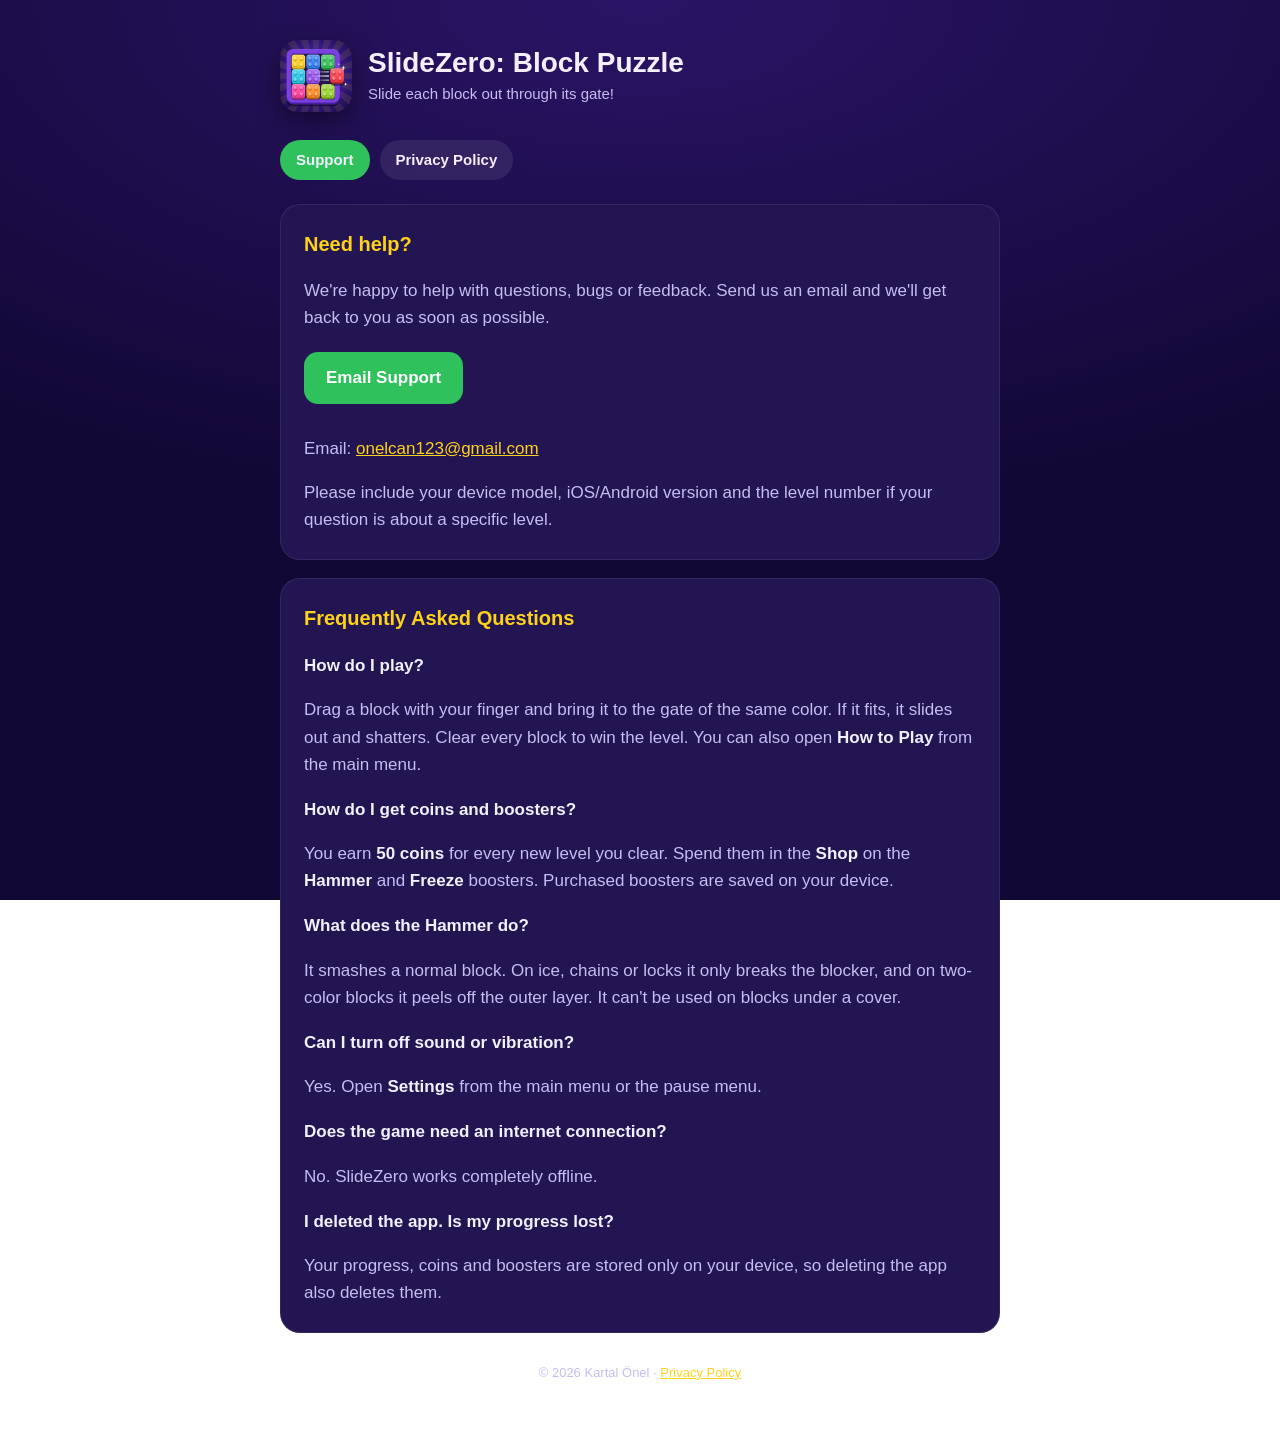
<file: index.html>
<!doctype html>
<html lang="en"><head><meta charset="utf-8"><meta name="viewport" content="width=device-width,initial-scale=1">
<title>SlideZero: Block Puzzle – Support</title><link rel="stylesheet" href="style.css"><link rel="icon" href="icon.png"></head>
<body><div class="wrap">
<header><img src="icon.png" alt="SlideZero icon"><div><h1>SlideZero: Block Puzzle</h1><p>Slide each block out through its gate!</p></div></header>
<nav><a class="on" href="index.html">Support</a><a href="privacy.html">Privacy Policy</a></nav>

<div class="card">
<h2>Need help?</h2>
<p>We're happy to help with questions, bugs or feedback. Send us an email and we'll get back to you as soon as possible.</p>
<a class="btn" href="mailto:onelcan123@gmail.com?subject=SlideZero%20Support">Email Support</a>
<p>Email: <a href="mailto:onelcan123@gmail.com">onelcan123@gmail.com</a></p>
<p>Please include your device model, iOS/Android version and the level number if your question is about a specific level.</p>
</div>

<div class="card">
<h2>Frequently Asked Questions</h2>
<h3>How do I play?</h3>
<p>Drag a block with your finger and bring it to the gate of the same color. If it fits, it slides out and shatters. Clear every block to win the level. You can also open <b>How to Play</b> from the main menu.</p>
<h3>How do I get coins and boosters?</h3>
<p>You earn <b>50 coins</b> for every new level you clear. Spend them in the <b>Shop</b> on the <b>Hammer</b> and <b>Freeze</b> boosters. Purchased boosters are saved on your device.</p>
<h3>What does the Hammer do?</h3>
<p>It smashes a normal block. On ice, chains or locks it only breaks the blocker, and on two-color blocks it peels off the outer layer. It can't be used on blocks under a cover.</p>
<h3>Can I turn off sound or vibration?</h3>
<p>Yes. Open <b>Settings</b> from the main menu or the pause menu.</p>
<h3>Does the game need an internet connection?</h3>
<p>No. SlideZero works completely offline.</p>
<h3>I deleted the app. Is my progress lost?</h3>
<p>Your progress, coins and boosters are stored only on your device, so deleting the app also deletes them.</p>
</div>

<footer>© 2026 Kartal Önel · <a href="privacy.html">Privacy Policy</a></footer>
</div></body></html>
</file>
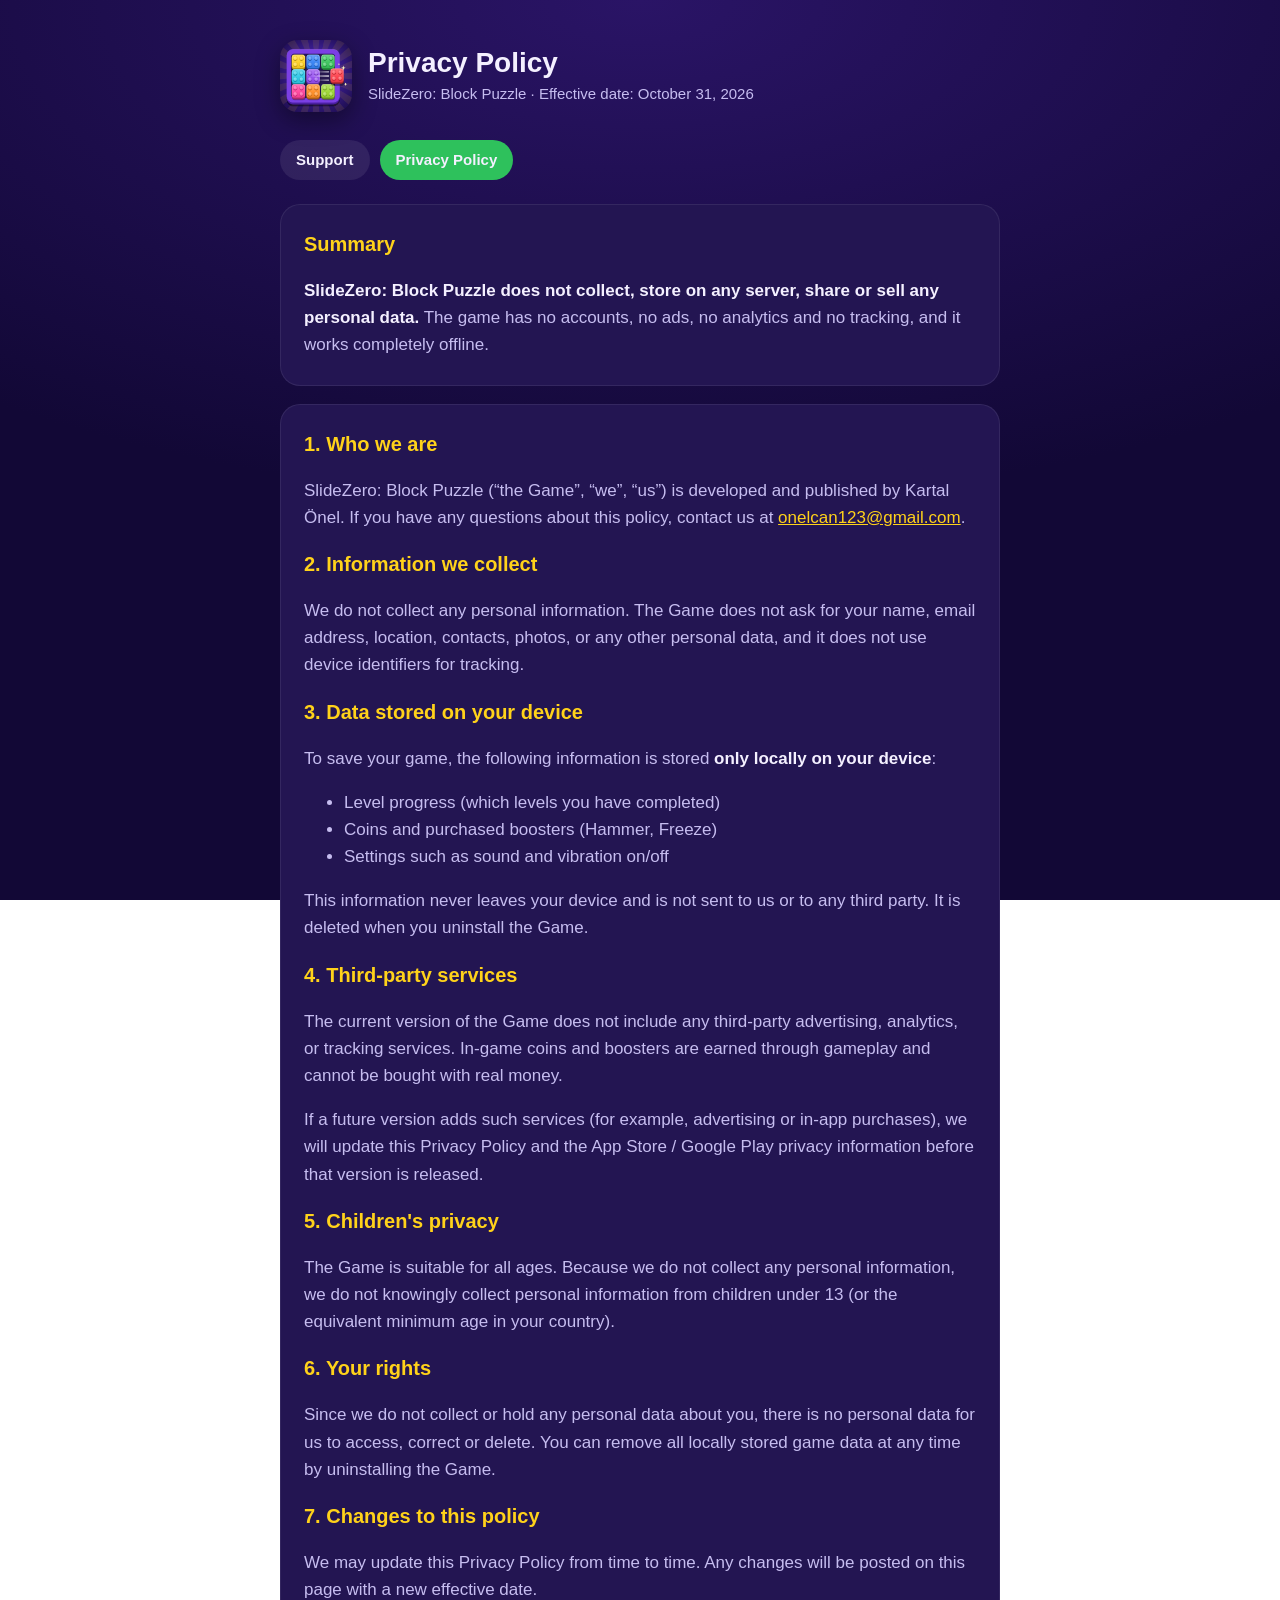
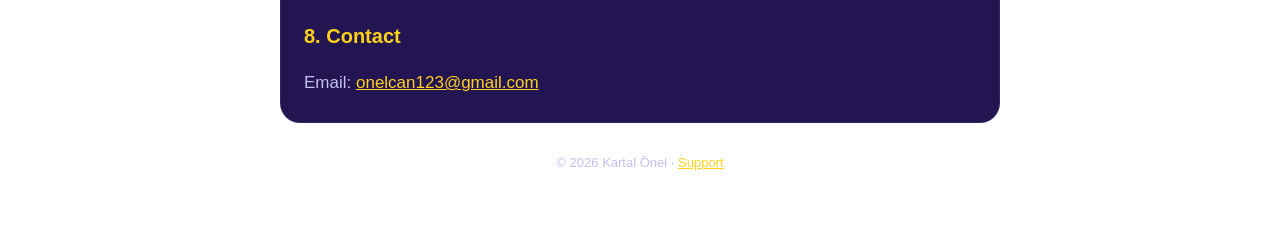
<file: privacy.html>
<!doctype html>
<html lang="en"><head><meta charset="utf-8"><meta name="viewport" content="width=device-width,initial-scale=1">
<title>SlideZero: Block Puzzle – Privacy Policy</title><link rel="stylesheet" href="style.css"><link rel="icon" href="icon.png"></head>
<body><div class="wrap">
<header><img src="icon.png" alt="SlideZero icon"><div><h1>Privacy Policy</h1><p>SlideZero: Block Puzzle · Effective date: October 31, 2026</p></div></header>
<nav><a href="index.html">Support</a><a class="on" href="privacy.html">Privacy Policy</a></nav>

<div class="card">
<h2>Summary</h2>
<p><b>SlideZero: Block Puzzle does not collect, store on any server, share or sell any personal data.</b> The game has no accounts, no ads, no analytics and no tracking, and it works completely offline.</p>
</div>

<div class="card">
<h2>1. Who we are</h2>
<p>SlideZero: Block Puzzle (“the Game”, “we”, “us”) is developed and published by Kartal Önel. If you have any questions about this policy, contact us at <a href="mailto:onelcan123@gmail.com">onelcan123@gmail.com</a>.</p>

<h2>2. Information we collect</h2>
<p>We do not collect any personal information. The Game does not ask for your name, email address, location, contacts, photos, or any other personal data, and it does not use device identifiers for tracking.</p>

<h2>3. Data stored on your device</h2>
<p>To save your game, the following information is stored <b>only locally on your device</b>:</p>
<ul>
<li>Level progress (which levels you have completed)</li>
<li>Coins and purchased boosters (Hammer, Freeze)</li>
<li>Settings such as sound and vibration on/off</li>
</ul>
<p>This information never leaves your device and is not sent to us or to any third party. It is deleted when you uninstall the Game.</p>

<h2>4. Third-party services</h2>
<p>The current version of the Game does not include any third-party advertising, analytics, or tracking services. In-game coins and boosters are earned through gameplay and cannot be bought with real money.</p>
<p>If a future version adds such services (for example, advertising or in-app purchases), we will update this Privacy Policy and the App Store / Google Play privacy information before that version is released.</p>

<h2>5. Children's privacy</h2>
<p>The Game is suitable for all ages. Because we do not collect any personal information, we do not knowingly collect personal information from children under 13 (or the equivalent minimum age in your country).</p>

<h2>6. Your rights</h2>
<p>Since we do not collect or hold any personal data about you, there is no personal data for us to access, correct or delete. You can remove all locally stored game data at any time by uninstalling the Game.</p>

<h2>7. Changes to this policy</h2>
<p>We may update this Privacy Policy from time to time. Any changes will be posted on this page with a new effective date.</p>

<h2>8. Contact</h2>
<p>Email: <a href="mailto:onelcan123@gmail.com">onelcan123@gmail.com</a></p>
</div>

<footer>© 2026 Kartal Önel · <a href="index.html">Support</a></footer>
</div></body></html>
</file>
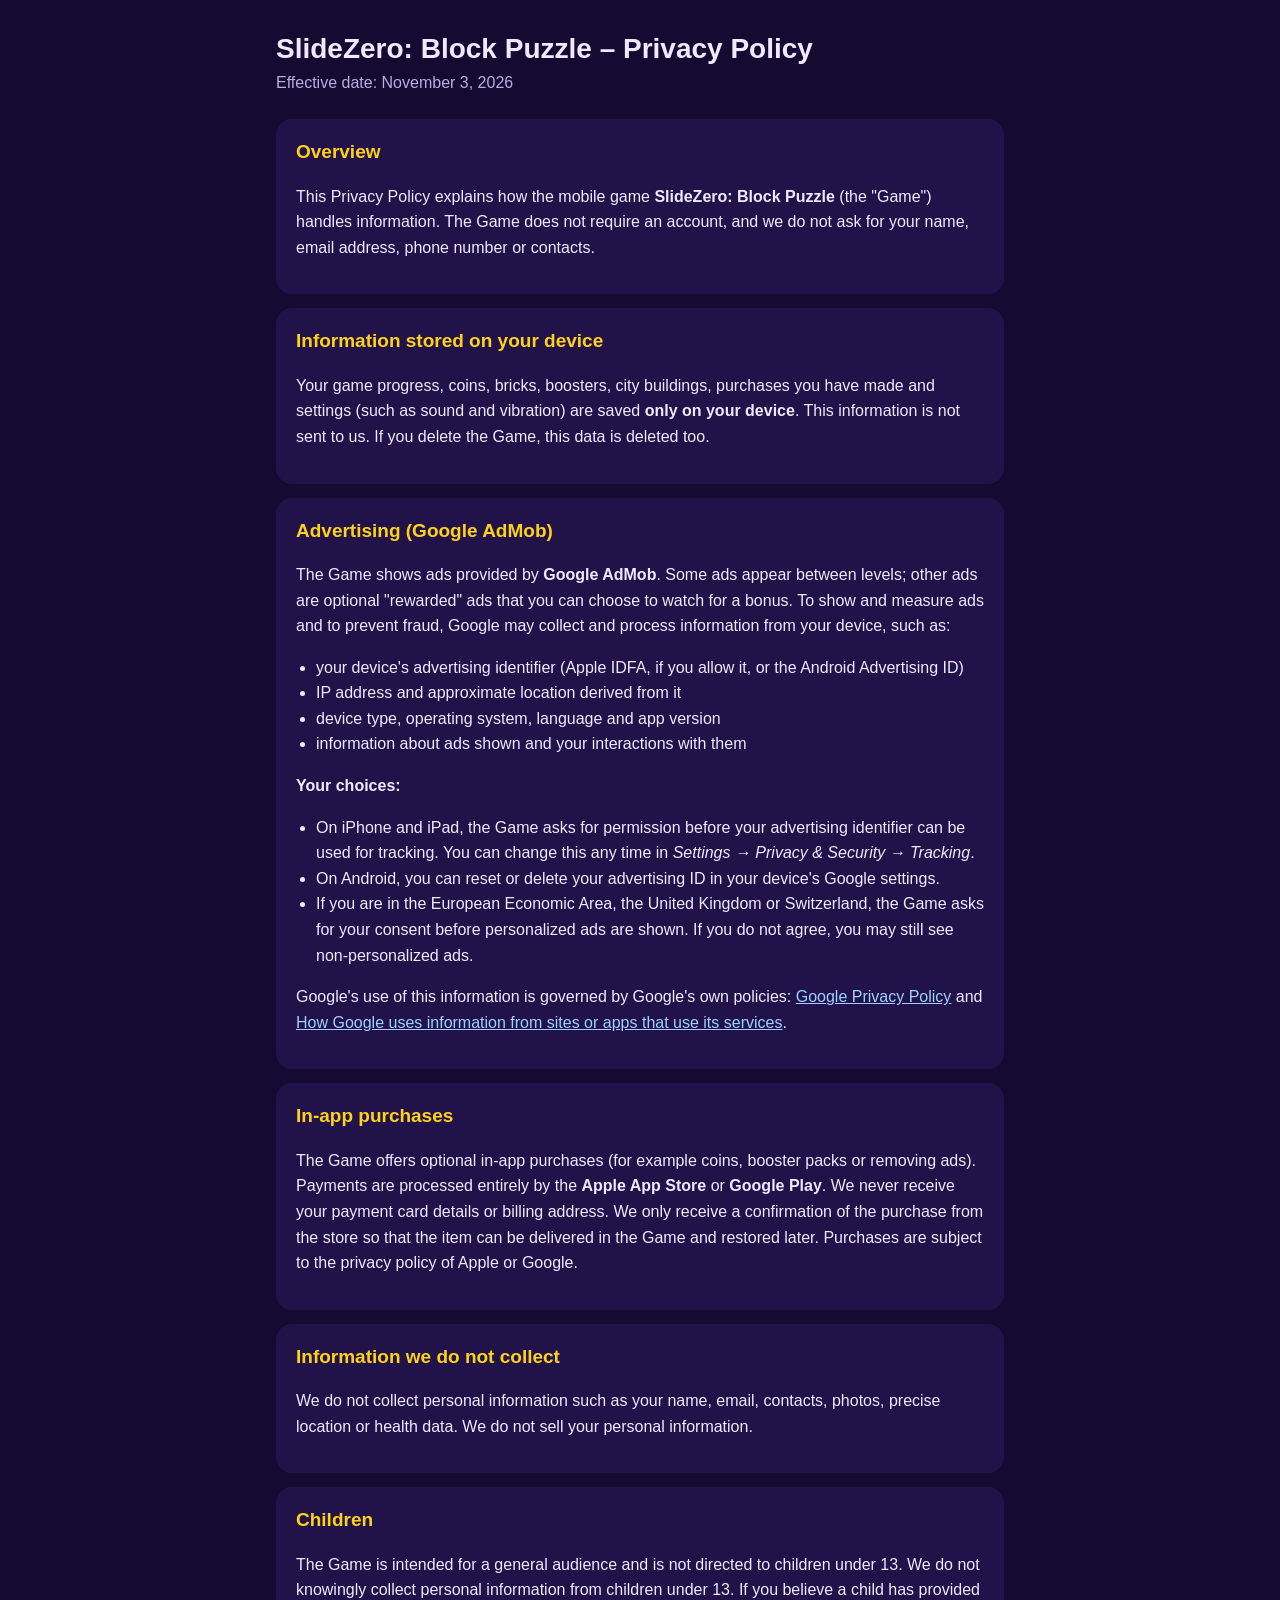
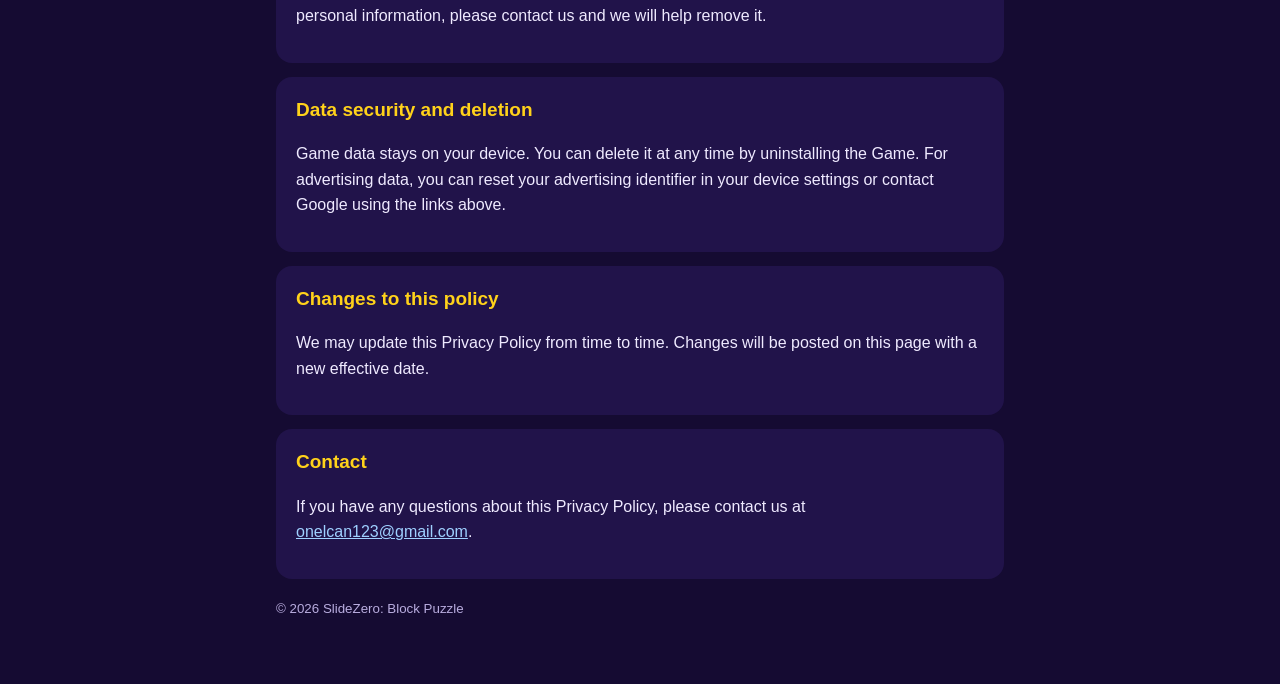
<file: slidezero-privacy.html>
<!doctype html>
<html lang="en">
<head>
<meta charset="utf-8">
<meta name="viewport" content="width=device-width, initial-scale=1">
<title>SlideZero: Block Puzzle – Privacy Policy</title>
<style>
  :root{--bg:#150b32;--card:#21134a;--text:#efeaff;--dim:#b9addf;--acc:#ffd21a;--link:#9fd0ff}
  *{box-sizing:border-box}
  body{margin:0;background:var(--bg);color:var(--text);font:16px/1.6 -apple-system,BlinkMacSystemFont,"Segoe UI",Roboto,Arial,sans-serif}
  main{max-width:760px;margin:0 auto;padding:32px 16px 48px}
  h1{font-size:28px;line-height:1.2;margin:0 0 4px}
  .sub{color:var(--dim);margin:0 0 24px}
  section{background:var(--card);border-radius:16px;padding:18px 20px;margin:0 0 14px}
  h2{font-size:19px;margin:0 0 8px;color:var(--acc)}
  p,li{color:var(--text)}
  ul{padding-left:20px;margin:8px 0}
  a{color:var(--link)}
  small{color:var(--dim)}
</style>
</head>
<body>
<main>
  <h1>SlideZero: Block Puzzle – Privacy Policy</h1>
  <p class="sub">Effective date: November 3, 2026</p>

  <section>
    <h2>Overview</h2>
    <p>This Privacy Policy explains how the mobile game <b>SlideZero: Block Puzzle</b> (the "Game") handles information. The Game does not require an account, and we do not ask for your name, email address, phone number or contacts.</p>
  </section>

  <section>
    <h2>Information stored on your device</h2>
    <p>Your game progress, coins, bricks, boosters, city buildings, purchases you have made and settings (such as sound and vibration) are saved <b>only on your device</b>. This information is not sent to us. If you delete the Game, this data is deleted too.</p>
  </section>

  <section>
    <h2>Advertising (Google AdMob)</h2>
    <p>The Game shows ads provided by <b>Google AdMob</b>. Some ads appear between levels; other ads are optional "rewarded" ads that you can choose to watch for a bonus. To show and measure ads and to prevent fraud, Google may collect and process information from your device, such as:</p>
    <ul>
      <li>your device's advertising identifier (Apple IDFA, if you allow it, or the Android Advertising ID)</li>
      <li>IP address and approximate location derived from it</li>
      <li>device type, operating system, language and app version</li>
      <li>information about ads shown and your interactions with them</li>
    </ul>
    <p><b>Your choices:</b></p>
    <ul>
      <li>On iPhone and iPad, the Game asks for permission before your advertising identifier can be used for tracking. You can change this any time in <i>Settings → Privacy &amp; Security → Tracking</i>.</li>
      <li>On Android, you can reset or delete your advertising ID in your device's Google settings.</li>
      <li>If you are in the European Economic Area, the United Kingdom or Switzerland, the Game asks for your consent before personalized ads are shown. If you do not agree, you may still see non-personalized ads.</li>
    </ul>
    <p>Google's use of this information is governed by Google's own policies: <a href="https://policies.google.com/privacy">Google Privacy Policy</a> and <a href="https://policies.google.com/technologies/partner-sites">How Google uses information from sites or apps that use its services</a>.</p>
  </section>

  <section>
    <h2>In-app purchases</h2>
    <p>The Game offers optional in-app purchases (for example coins, booster packs or removing ads). Payments are processed entirely by the <b>Apple App Store</b> or <b>Google Play</b>. We never receive your payment card details or billing address. We only receive a confirmation of the purchase from the store so that the item can be delivered in the Game and restored later. Purchases are subject to the privacy policy of Apple or Google.</p>
  </section>

  <section>
    <h2>Information we do not collect</h2>
    <p>We do not collect personal information such as your name, email, contacts, photos, precise location or health data. We do not sell your personal information.</p>
  </section>

  <section>
    <h2>Children</h2>
    <p>The Game is intended for a general audience and is not directed to children under 13. We do not knowingly collect personal information from children under 13. If you believe a child has provided personal information, please contact us and we will help remove it.</p>
  </section>

  <section>
    <h2>Data security and deletion</h2>
    <p>Game data stays on your device. You can delete it at any time by uninstalling the Game. For advertising data, you can reset your advertising identifier in your device settings or contact Google using the links above.</p>
  </section>

  <section>
    <h2>Changes to this policy</h2>
    <p>We may update this Privacy Policy from time to time. Changes will be posted on this page with a new effective date.</p>
  </section>

  <section>
    <h2>Contact</h2>
    <p>If you have any questions about this Privacy Policy, please contact us at <a href="mailto:onelcan123@gmail.com">onelcan123@gmail.com</a>.</p>
  </section>

  <p><small>© 2026 SlideZero: Block Puzzle</small></p>
</main>
</body>
</html>
</file>
<file: style.css>
:root{--bg1:#2a1466;--bg2:#120836;--card:#231552;--txt:#f4f0ff;--dim:#c6bdf0;--y:#ffd21a;--g:#2ec15c}
*{box-sizing:border-box}
html,body{margin:0;background:radial-gradient(120% 80% at 50% 0%,var(--bg1),var(--bg2) 70%) fixed;color:var(--txt);
  font:17px/1.6 -apple-system,BlinkMacSystemFont,"Segoe UI",Roboto,Helvetica,Arial,sans-serif}
.wrap{max-width:760px;margin:0 auto;padding:40px 20px 60px}
header{display:flex;align-items:center;gap:16px;margin-bottom:28px}
header img{width:72px;height:72px;border-radius:18px;box-shadow:0 8px 24px rgba(0,0,0,.4)}
header h1{margin:0;font-size:28px;line-height:1.2}
header p{margin:2px 0 0;color:var(--dim);font-size:15px}
.card{background:var(--card);border-radius:20px;padding:24px 24px 10px;box-shadow:inset 0 0 0 1px rgba(255,255,255,.08);margin-bottom:18px}
h2{font-size:20px;margin:0 0 8px;color:var(--y)}
h3{font-size:17px;margin:18px 0 4px}
p,li{color:var(--dim)} b,strong{color:var(--txt)}
a{color:var(--y)}
nav{display:flex;gap:10px;flex-wrap:wrap;margin-bottom:24px}
nav a{background:rgba(255,255,255,.08);padding:8px 16px;border-radius:999px;text-decoration:none;color:var(--txt);font-weight:600;font-size:15px}
nav a.on{background:var(--g)}
.btn{display:inline-block;background:var(--g);color:#fff;text-decoration:none;font-weight:700;padding:12px 22px;border-radius:14px;margin:4px 0 14px}
footer{margin-top:30px;color:var(--dim);font-size:13px;text-align:center}
</file>
